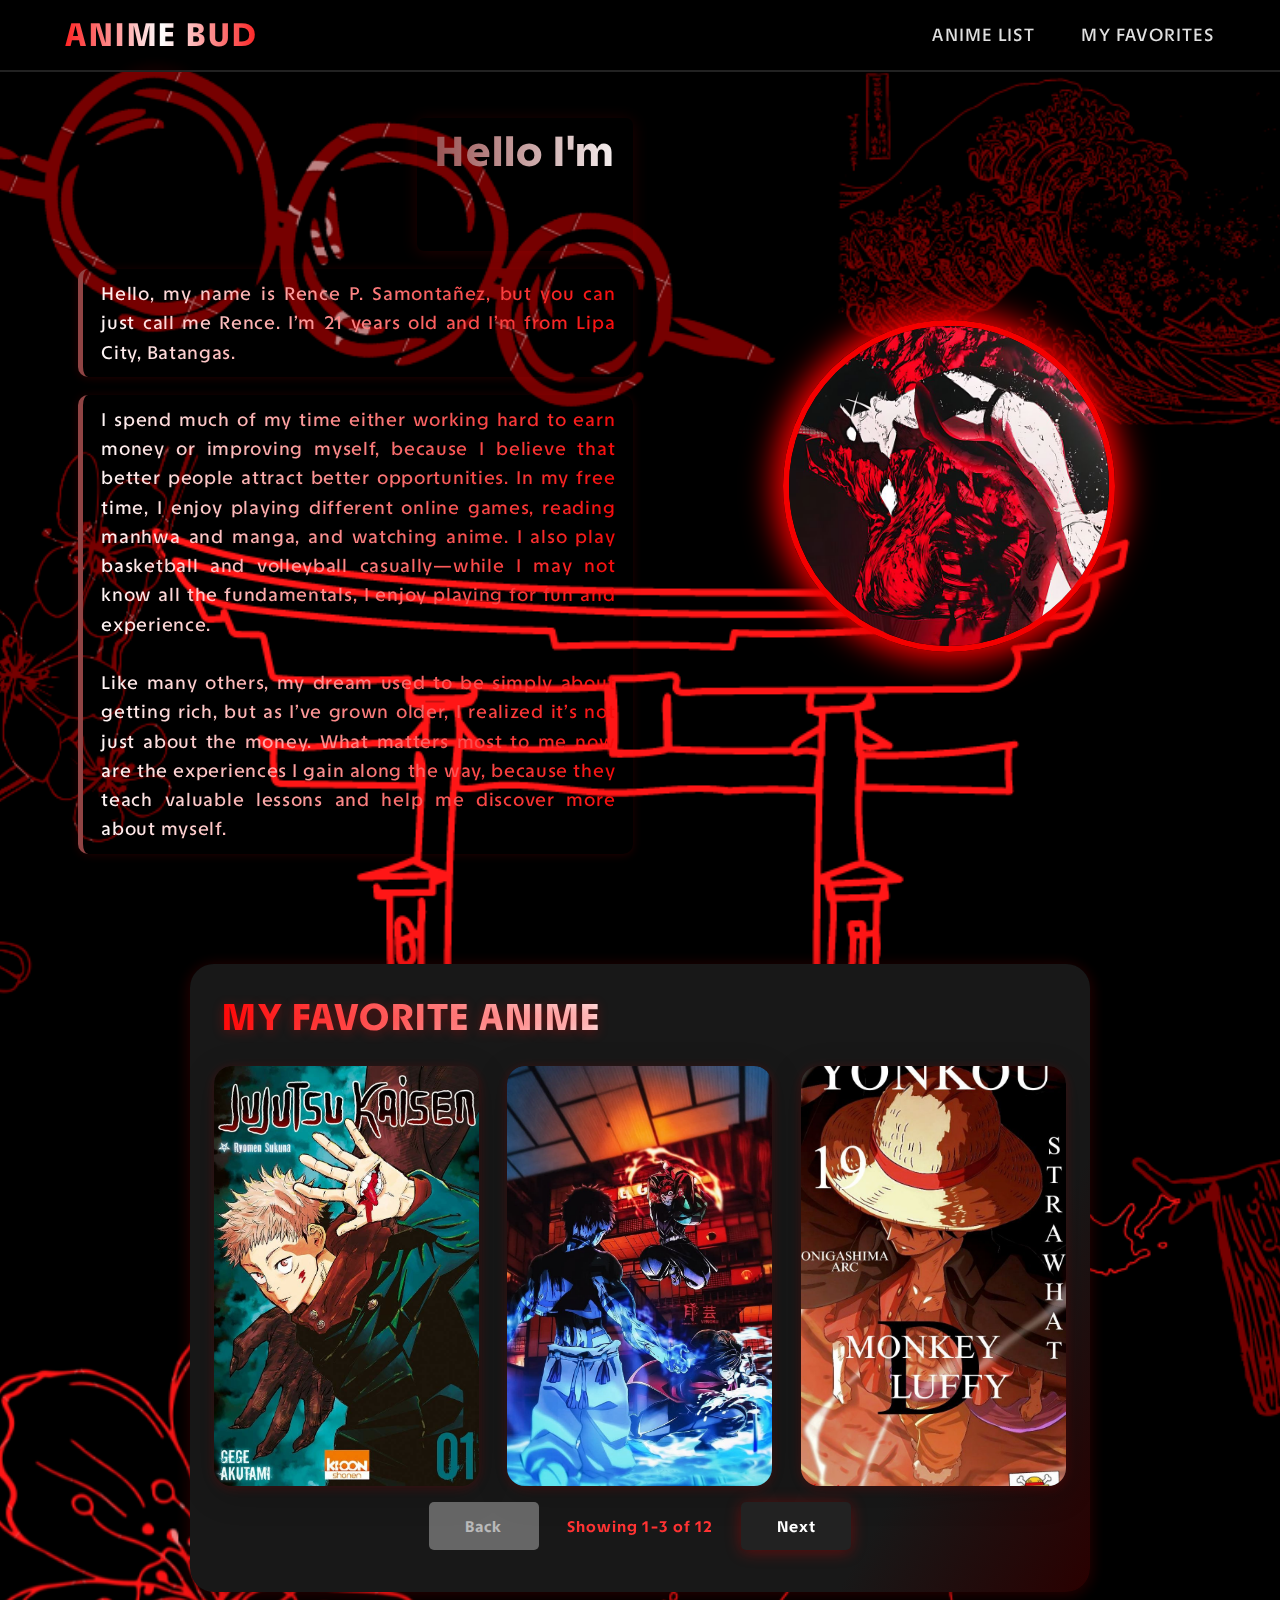
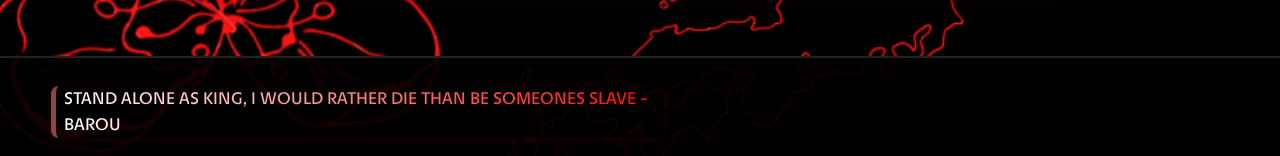
<file: index.html>
<!DOCTYPE html>
<html lang="en">
<head>
  <meta charset="UTF-8">
  <meta name="viewport" content="width=device-width, initial-scale=1.0">
  <title>SAMONTANEZ RENCE P. ACTIVITY 2</title>
  <link rel="preconnect" href="https://fonts.googleapis.com">
  <link rel="preconnect" href="https://fonts.gstatic.com" crossorigin>
  <link href="https://fonts.googleapis.com/css2?family=TASA+Explorer:wght@400..800&display=swap" rel="stylesheet">
  <link rel="stylesheet" href="activity1AND2.css">
  <style>
    .gallery-nav {
      display: flex;
      justify-content: center;
      align-items: center;
      margin: 16px 0 0 0;
      gap: 12px;
    }
    .gallery-nav button {
      background: #222;
      color: #fff;
      border: none;
      padding: 8px 18px;
      border-radius: 5px;
      font-size: 1rem;
      cursor: pointer;
      transition: background 0.2s;
    }
    .gallery-nav button:disabled {
      background: #888;
      cursor: not-allowed;
    }
    .dashboard-right {
      display: flex;
      align-items: center;
      gap: 18px;
    }
    .dashboard-link {
      text-decoration: none;
      color: inherit;
      font-weight: 500;
      padding: 6px 14px;
      border-radius: 4px;
      transition: background 0.2s;
    }
    .dashboard-link:hover {
      background: #222;
      color: #fff;
    }
  </style>
</head>
<body>
  <!-- DASHBOARD NAVIGATION BAR -->
  <nav class="dashboard" aria-label="Main Navigation">
    <div class="dashboard-left">
      <span class="dashboard-title">ANIME BUD</span>
    </div>
    <div class="dashboard-right">
      <a href="Anime photo.html" class="dashboard-link">ANIME LIST</a>
      <a href="#favorites-section" class="dashboard-link" id="favorites-link">MY FAVORITES</a>
    </div>
  </nav>
  <div class="main-container">
    <div class="left-content">
      <h1 id="dynamic-text" aria-live="polite"></h1>
      <p style="text-align: justify;">
        Hello, my name is Rence P. Samontañez, but you can just call me Rence. I’m 21 years old and I’m from Lipa City, Batangas.
      </p>
      <p style="text-align: justify;">
        I spend much of my time either working hard to earn money or improving myself, because I believe that better people attract better opportunities. In my free time, I enjoy playing different online games, reading manhwa and manga, and watching anime. I also play basketball and volleyball casually—while I may not know all the fundamentals, I enjoy playing for fun and experience.<br><br>
        Like many others, my dream used to be simply about getting rich, but as I’ve grown older, I realized it’s not just about the money. What matters most to me now are the experiences I gain along the way, because they teach valuable lessons and help me discover more about myself.
      </p>
    </div>
    <div class="right-content">
      <div class="photo-gallery">
        <img src="BAROU.jpg" alt="Anime Photo">
      </div>
    </div>
  </div>
  <section class="gallery-section" id="favorites-section">
    <h2>MY FAVORITE ANIME</h2>
    <div class="custom-gallery-grid" id="custom-gallery-grid">
      <!-- Gallery items will be rendered here -->
    </div>
    <div class="gallery-nav">
      <button id="gallery-prev" aria-label="Previous" type="button">Back</button>
      <span id="gallery-page-indicator" style="font-size:1rem;"></span>
      <button id="gallery-next" aria-label="Next" type="button">Next</button>
    </div>
    <div style="text-align:center; margin-top:10px; color:#888; font-size:0.95em;">
      <!-- Space for adding more anime: just add more objects in the galleryItems array in the script below -->
    </div>
  </section>
  <footer class="footer">
    <div class="footer-left">
      STAND ALONE AS KING, I WOULD RATHER DIE THAN BE SOMEONES SLAVE - BAROU
    </div>
  </footer>
  <script>
    // Editable gallery data: add more objects as needed
    const galleryItems = [
      {
        img: "jujutsu kaisen.jpg",
        link: "https://en.wikipedia.org/wiki/Jujutsu_Kaisen",
        caption: "Jujutsu Kaisen"
      },
      {
        img: "demon slayer.jpg",
        link: "https://en.wikipedia.org/wiki/Demon_Slayer:_Kimetsu_no_Yaiba",
        caption: "Demon Slayer"
      },
      {
        img: "one piece.jpg",
        link: "https://en.wikipedia.org/wiki/One_Piece",
        caption: "One Piece"
      },
      { 
        img: "aot.jpg",
        link: "https://en.wikipedia.org/wiki/Attack_on_Titan",
        caption: "Attack on Titan"
      },
      {
        img: "Naruto.jpg",
        link: "https://en.wikipedia.org/wiki/Naruto",
        caption: "Naruto"
      },
      {
        img: "dragon ball.jpg",
        link: "https://en.wikipedia.org/wiki/Dragon_Ball",
        caption: "Dragon Ball"
      },
      {
        img: "bleach.jpg",
        link: "https://en.wikipedia.org/wiki/Bleach_(manga)",
        caption: "Bleach"
      },
      {
        img: "tokyo ghoul.jpg",
        link: "https://en.wikipedia.org/wiki/Tokyo_Ghoul",
        caption: "Tokyo Ghoul"
      },
      {
        img: "hunter x hunter.jpg",
        link: "https://en.wikipedia.org/wiki/Hunter_%C3%97_Hunter",
        caption: "Hunter x Hunter"
      },
      {
        img: "fairy tail.jpg",
        link: "https://en.wikipedia.org/wiki/Fairy_Tail",
        caption: "Fairy Tail"
      },
      {
        img: "fire force.jpg",
        link: "https://en.wikipedia.org/wiki/Fire_Force",
        caption: "Fire Force"
      },
      {
        img: "mob psycho 100.jpg",
        link: "https://en.wikipedia.org/wiki/Mob_Psycho_100",
        caption: "Mob Psycho 100"
      },
    ];

    let galleryStartIndex = 0;
    const ITEMS_VISIBLE = 3;

    function renderGalleryGrid() {
      const gallery = document.getElementById('custom-gallery-grid');
      gallery.innerHTML = '';
      const endIdx = Math.min(galleryStartIndex + ITEMS_VISIBLE, galleryItems.length);
      for (let i = galleryStartIndex; i < endIdx; i++) {
        const item = galleryItems[i];
        const a = document.createElement('a');
        a.href = item.link;
        a.target = "_blank";
        a.rel = "noopener noreferrer";
        const img = document.createElement('img');
        img.src = item.img;
        img.alt = item.caption;
        const caption = document.createElement('div');
        caption.className = "caption";
        caption.textContent = item.caption;
        a.appendChild(img);
        a.appendChild(caption);
        gallery.appendChild(a);
      }

      // Update navigation buttons and page indicator
      const prevBtn = document.getElementById('gallery-prev');
      const nextBtn = document.getElementById('gallery-next');
      const pageIndicator = document.getElementById('gallery-page-indicator');

      prevBtn.disabled = galleryStartIndex === 0;
      nextBtn.disabled = galleryStartIndex + ITEMS_VISIBLE >= galleryItems.length;

      let from = galleryItems.length === 0 ? 0 : galleryStartIndex + 1;
      let to = Math.min(galleryStartIndex + ITEMS_VISIBLE, galleryItems.length);
      pageIndicator.textContent = `Showing ${from}-${to} of ${galleryItems.length}`;
    }

    document.addEventListener('DOMContentLoaded', () => {
      renderGalleryGrid();

      document.getElementById('gallery-prev').addEventListener('click', () => {
        if (galleryStartIndex > 0) {
          galleryStartIndex--;
          renderGalleryGrid();
        }
      });

      document.getElementById('gallery-next').addEventListener('click', () => {
        if (galleryStartIndex + ITEMS_VISIBLE < galleryItems.length) {
          galleryStartIndex++;
          renderGalleryGrid();
        }
      });

      // Smooth scroll for "MY FAVORITES" link
      const favoritesLink = document.getElementById('favorites-link');
      if (favoritesLink) {
        favoritesLink.addEventListener('click', function(e) {
          const target = document.getElementById('favorites-section');
          if (target) {
            e.preventDefault();
            target.scrollIntoView({ behavior: 'smooth', block: 'start' });
          }
        });
      }
    });

    window.addEventListener('resize', renderGalleryGrid);
  </script>
  <script>
    // Typing effect logic
    const textArray = [
      "Hello I'm Rence :D ",
      "THIS IS MY ACTIVITY 1",
      "On my right is non other",
      "Than BAROU "
    ];
    let arrayIndex = 0;
    let charIndex = 0;
    const typingSpeed = 100;
    const erasingSpeed = 50;
    const delayBetweenTexts = 2000;
    const dynamicText = document.getElementById("dynamic-text");

    function typeText() {
      if (charIndex < textArray[arrayIndex].length) {
        dynamicText.textContent += textArray[arrayIndex][charIndex];
        charIndex++;
        setTimeout(typeText, typingSpeed);
      } else {
        setTimeout(eraseText, delayBetweenTexts);
      }
    }

    function eraseText() {
      if (charIndex > 0) {
        dynamicText.textContent = textArray[arrayIndex].substring(0, charIndex - 1);
        charIndex--;
        setTimeout(eraseText, erasingSpeed);
      } else {
        arrayIndex = (arrayIndex + 1) % textArray.length;
        setTimeout(typeText, 500);
      }
    }

    document.addEventListener("DOMContentLoaded", () => {
      dynamicText.textContent = "";
      typeText();
    });
  </script>
</body>
</html>
</file>
<file: activity1AND2.css>
:root {
  --dashboard-height: 72px;
  --dashboard-padding: 0 4vw;
  --dashboard-title-size: 2.1rem;
  --dashboard-link-size: 1.13rem;
  --dashboard-link-padding: 8px 22px;
  --dashboard-gap: 36px;
  --main-gap: 64px;
  --main-max-width: 1200px;
  --main-padding: 0 3vw;
  --dynamic-text-size: 2.7rem;
  --dynamic-text-padding: 8px 18px;
  --main-p-size: 1.18rem;
  --main-p-padding: 10px 18px;
  --main-p-max-width: 520px;
  --gallery-section-max-width: 1200px;
  --gallery-gap: 0px; /* No gap for grid images */
  --gallery-img-width: 480px;
  --gallery-img-height: 320px;
  --gallery-caption-size: 1.18rem;
  --photo-gallery-img-size: 320px;
  --photo-gallery-img-size-mobile: 180px;
  --gallery-btn-size: 80px;
  --gallery-btn-font-size: 3.5em;
  --gallery-img-large-width: 520px;
  --gallery-img-large-height: 380px;
  --gallery-caption-bg: rgba(0,0,0,0.85);
}

/* ===== GLOBAL BODY & HTML STYLES ===== */
html, body {
  margin: 0;
  padding: 0;
  font-family: "TASA Explorer", sans-serif;
  background: url('2.1.png') no-repeat center center;
  background-size: cover;
  color: #e0e0e0;
  min-height: 100vh;
  min-width: 100vw;
  width: 100vw;
  box-sizing: border-box;
  overflow-x: hidden;
  scroll-behavior: smooth;
}

/* ===== DASHBOARD NAVIGATION BAR STYLES ===== */
/* Connected to: <nav class="dashboard"> */
.dashboard {
  width: 100vw;
  max-width: 100vw;
  box-sizing: border-box;
  display: flex;
  align-items: center;
  justify-content: space-between;
  padding: var(--dashboard-padding);
  height: var(--dashboard-height);
  background: rgba(0, 0, 0, 0.88);
  border-bottom: 2px solid #222;
  position: fixed;
  top: 0;
  left: 0;
  z-index: 100;
  backdrop-filter: blur(5px);
  gap: 0;
}

/* Connected to: <div class="dashboard-left"> */
.dashboard-left {
  display: flex;
  align-items: center;
  height: 100%;
}

/* Connected to: <span class="dashboard-title"> */
.dashboard-title {
  font-size: var(--dashboard-title-size);
  font-weight: 800;
  letter-spacing: 2.5px;
  background: linear-gradient(90deg, #ff0505 0%, #fefefe 50%, #fa0000 100%);
  background-clip: text;
  -webkit-background-clip: text;
  -webkit-text-fill-color: transparent;
  color: transparent;
  font-family: "TASA Explorer", sans-serif;
  text-decoration: none;
  padding: 0 14px;
  user-select: none;
  line-height: 1;
  display: flex;
  align-items: center;
}

/* Connected to: <div class="dashboard-center"> */
.dashboard-center {
  display: flex;
  align-items: center;
  gap: var(--dashboard-gap);
  height: 100%;
}

/* Connected to: <a class="dashboard-link"> */
.dashboard-link {
  color: #e0e0e0;
  text-decoration: none;
  font-size: var(--dashboard-link-size);
  font-weight: 600;
  padding: var(--dashboard-link-padding);
  border-radius: 7px;
  transition: background 0.18s, color 0.18s, box-shadow 0.18s;
  letter-spacing: 1.2px;
  background: none;
  border: none;
  cursor: pointer;
  font-family: "TASA Explorer", sans-serif;
  box-shadow: none;
  outline: none;
  display: flex;
  align-items: center;
  justify-content: center;
}
.dashboard-link:hover, .dashboard-link.active {
  background: linear-gradient(90deg, #5d0101 0%, #000000 50%, #5d0101 100%);
  color: #ff0000;
  box-shadow: 0 2px 12px #ff000033;
}

/* Connected to: <div class="dashboard-right"> */
.dashboard-right {
  display: flex;
  align-items: center;
  height: 100%;
}

/* Connected to: <form class="dashboard-search-bar"> */
.dashboard-search-bar {
  display: flex;
  align-items: center;
  background: #23243a;
  border-radius: 20px;
  padding: 4px 16px;
  border: 1.5px solid #444;
  transition: border-color 0.2s;
  min-width: 180px;
  box-shadow: 0 1px 6px #00000022;
}
.dashboard-search-bar:focus-within {
  border-color: #ff0000;
}

/* Connected to: <input type="text"> inside dashboard-search-bar */
.dashboard-search-bar input[type="text"] {
  background: transparent;
  border: none;
  outline: none;
  color: #e0e0e0;
  font-size: 1.08em;
  padding: 7px 0 7px 6px;
  width: 150px;
  transition: width 0.2s;
  font-family: "TASA Explorer", sans-serif;
  letter-spacing: 0.5px;
}
.dashboard-search-bar input[type="text"]::placeholder {
  color: #aaa;
  opacity: 1;
  font-size: 1em;
}

/* Connected to: <button> inside dashboard-search-bar */
.dashboard-search-bar button {
  background: none;
  border: none;
  color: #39ff14;
  font-size: 1.3em;
  cursor: pointer;
  margin-left: 6px;
  padding: 0;
  transition: color 0.2s;
  display: flex;
  align-items: center;
}
.dashboard-search-bar button:hover {
  color: #ff00de;
}

/* ===== MAIN CONTENT AREA STYLES ===== */
/* Connected to: <div class="main-container"> */
.main-container {
  display: flex;
  flex-direction: row;
  justify-content: center;
  align-items: stretch;
  min-height: calc(100vh - var(--dashboard-height));
  width: 100vw;
  max-width: var(--main-max-width);
  margin: var(--dashboard-height) auto 0 auto;
  box-sizing: border-box;
  gap: var(--main-gap);
  padding: var(--main-padding);
}

/* Connected to: <div class="left-content"> */
.left-content {
  flex: 1.1;
  display: flex;
  flex-direction: column;
  justify-content: center;
  align-items: flex-end;
  min-width: 0;
  gap: 18px;
  max-width: 50vw;
}

/* Connected to: <div class="right-content"> */
.right-content {
  flex: 1;
  display: flex;
  flex-direction: column;
  justify-content: center;
  align-items: flex-start;
  min-width: 0;
  max-width: 50vw;
}

/* Connected to: <h1 id="dynamic-text"> */
h1#dynamic-text {
  background-image: linear-gradient(90deg, #904444 0%, #fefefe 50%, #904444 100%);
  background-size: 200% 100%;
  background-position: left;
  -webkit-background-clip: text;
  -webkit-text-fill-color: transparent;
  background-clip: text;
  color: transparent;
  font-size: var(--dynamic-text-size);
  margin: 0;
  white-space: nowrap;
  overflow: hidden;
  display: inline-block;
  padding: var(--dynamic-text-padding);
  border-radius: 7px;
  min-height: 2.7em;
  letter-spacing: 1.2px;
  text-align: right;
  font-family: "TASA Explorer", sans-serif;
  font-weight: 800;
  box-shadow: 0 2px 16px #ff000022;
  line-height: 1.2;
  max-width: 100%;
}

/* Connected to: <p> paragraph in left-content */
p {
  font-size: var(--main-p-size);
  margin: 0;
  background-image: linear-gradient(90deg, #ffffff 0%, #f90303 50%, #fa0404 100%);
  background-size: 200% 100%;
  background-position: left;
  -webkit-background-clip: text;
  -webkit-text-fill-color: transparent;
  background-clip: text;
  color: transparent;
  padding: var(--main-p-padding);
  border-radius: 10px;
  border-left: 5px solid #904444;
  max-width: var(--main-p-max-width);
  line-height: 1.55;
  letter-spacing: 0.7px;
  background-color: transparent;
  font-family: "TASA Explorer", sans-serif;
  font-weight: 500;
  box-shadow: 0 1px 8px #ff000022;
  text-align: right;
  transition: 
    background 0.25s,
    box-shadow 0.25s,
    border-color 0.25s,
    color 0.25s,
    filter 0.25s,
    transform 0.18s;
  cursor: pointer;
  position: relative;
  z-index: 1;
  animation: pulse-active 1.2s infinite alternate;
}
p:hover, p:focus, p:active {
  background-image: linear-gradient(90deg, #000000 0%, #ff3333 50%, #ff0000 100%);
  box-shadow: 0 4px 24px #ff000099, 0 2px 12px #ff333355, 0 0 16px 4px #ff3333cc;
  border-left: 7px solid #ff0000;
  filter: brightness(1.18) drop-shadow(0 0 12px #ff0000cc);
  color: #fff;
  -webkit-text-fill-color: #fff;  
  background-clip: padding-box;
  -webkit-background-clip: padding-box;
  transform: scale(1.03) translateX(-4px);
  outline: none;
}
p:active {
  transform: scale(0.98) translateX(-2px);
  box-shadow: 0 2px 8px #ff000099, 0 1px 4px #ff333355, 0 0 8px 2px #ff3333cc;
  filter: brightness(1.05) drop-shadow(0 0 6px #ff0000cc);
}

/* Connected to: paragraph animation */
@keyframes pulse-active {
  0% {
    box-shadow: 0 1px 8px #ff000022, 0 0 0 #ff333300;
    border-left-color: #904444;
    filter: brightness(1);
  }
  100% {
    box-shadow: 0 2px 16px #ff333355, 0 0 12px 2px #ff333355;
    border-left-color: #ff3333;
    filter: brightness(1.08);
  }
}

/* ===== PHOTO GALLERY STYLES ===== */
/* Connected to: <div class="photo-gallery"> */
.photo-gallery {
  display: flex;
  flex-direction: column;
  align-items: center;
  justify-content: center;
  margin-top: 0;
  width: 100%;
}

/* Connected to: <img> inside photo-gallery */
.photo-gallery img {
  width: var(--photo-gallery-img-size);
  height: var(--photo-gallery-img-size);
  max-width: 100%;
  max-height: 380px;
  min-width: 180px;
  min-height: 180px;
  border-radius: 50%;
  object-fit: cover;
  /* Remove black background */
  background: transparent;
  border: 6px solid #f40000;
  box-shadow: 0 0 32px 8px #ff0000, 0 4px 24px rgba(0,0,0,0.25);
  transition: box-shadow 0.3s, border-color 0.3s, transform 0.18s;
  animation: glow-red 1.2s infinite alternate;
  display: block;
  margin: 0 auto;
}
.photo-gallery img:hover,
.photo-gallery img:focus {
  /* Remove blur, just scale up a bit more */
  transform: scale(1.08);
  box-shadow: 0 0 56px 18px #ff3333, 0 4px 32px rgba(0,0,0,0.28);
  border-color: #ff3333;
  /* No filter or blur */
}

/* Remove persistent hover/focus effect after click by not styling :active */
.photo-gallery img:active {
  /* Optionally, a slight shrink for click feedback */
  transform: scale(0.98);
  box-shadow: 0 0 32px 8px #ff0000, 0 4px 24px rgba(0,0,0,0.25);
  border-color: #f40000;
}

/* Connected to: photo-gallery image animation */
@keyframes glow-red {
  0% {
    box-shadow: 0 0 18px 3px #ff0000, 0 4px 24px rgba(0,0,0,0.25);
    border-color: #f40000;
  }
  100% {
    box-shadow: 0 0 36px 10px #ff3333, 0 4px 24px rgba(0,0,0,0.25);
    border-color: #ff3333;
  }
}

/* ===== ADVANCED GALLERY SECTION STYLES ===== */
/* Connected to: <section class="gallery-section"> */
.gallery-section {
  margin: 64px auto 0 auto !important;
  max-width: 900px !important;
  width: 100vw !important;
  box-sizing: border-box;
  padding: 0 24px 32px 24px;
  display: flex;
  flex-direction: column;
  align-items: stretch;
  justify-content: flex-start;
  background: linear-gradient(120deg, #181818 80%, #2a0000 100%);
  border-radius: 24px;
  box-shadow: 0 8px 48px 0 #00000033, 0 2px 16px #ff000033;
  min-height: 540px;
  position: relative;
  overflow: visible;
}

.gallery-section h2 {
  text-align: left;
  margin: 32px 0 28px 0;
  font-size: 2.4rem;
  font-weight: 800;
  letter-spacing: 1.5px;
  background: linear-gradient(90deg, #ff0505 0%, #fefefe 50%, #fa0000 100%);
  background-clip: text;
  -webkit-background-clip: text;
  -webkit-text-fill-color: transparent;
  color: transparent;
  font-family: "TASA Explorer", sans-serif;
  padding-left: 8px;
  line-height: 1.1;
  text-shadow: 0 2px 12px #ff000055;
}

/* ===== ADVANCED PHOTO GRID GALLERY STYLES ===== */
.custom-gallery-grid {
  display: grid;
  grid-template-columns: repeat(auto-fit, minmax(260px, 1fr));
  gap: 36px 28px;
  width: 100%;
  max-width: 900px;
  margin: 0 auto;
  padding: 0;
  box-sizing: border-box;
  justify-items: center;
  align-items: stretch;
  min-height: 420px;
  transition: 
    max-width 0.5s cubic-bezier(0.4,0,0.2,1),
    opacity 0.5s cubic-bezier(0.4,0,0.2,1),
    transform 0.5s cubic-bezier(0.4,0,0.2,1);
  position: relative;
}

.custom-gallery-grid a {
  display: flex;
  flex-direction: column;
  border-radius: 18px;
  overflow: hidden;
  box-shadow: 0 8px 32px rgba(0,0,0,0.22), 0 2px 12px #ff000033;
  transition: 
    transform 0.28s cubic-bezier(0.4,0,0.2,1), 
    box-shadow 0.28s cubic-bezier(0.4,0,0.2,1),
    background 0.22s;
  background: #1a1a1a;
  text-align: center;
  text-decoration: none;
  outline: none;
  border: none;
  margin: 0;
  position: relative;
  min-width: 0;
  max-width: 340px;
  width: 100%;
  align-items: center;
  justify-content: flex-start;
  height: 100%;
  cursor: pointer;
  will-change: transform, box-shadow;
}
.custom-gallery-grid a:hover, .custom-gallery-grid a:focus {
  transform: translateY(-8px) scale(1.045) rotate(-0.5deg);
  box-shadow: 0 16px 64px #ff0000b0, 0 2px 16px #ff000055;
  border: none;
  z-index: 2;
  background: linear-gradient(120deg, #1a1a1a 80%, #2a0000 100%);
}

/* Connected to: <img> inside custom-gallery-grid links */
.custom-gallery-grid img {
  width: 100%;
  height: 220px;
  object-fit: cover;
  display: block;
  border-radius: 18px 18px 0 0;
  margin: 0;
  border: none;
  /* Remove black background */
  background: transparent;
  transition: 
    filter 0.32s cubic-bezier(0.4,0,0.2,1),
    transform 0.32s cubic-bezier(0.4,0,0.2,1);
  flex: 1 1 0;
  box-shadow: 0 2px 16px #ff000033;
}

.custom-gallery-grid .caption,
.custom-gallery-grid .gallery-caption-overlay {
  color: #fff;
  font-size: 1.18rem;
  padding: 18px 14px 16px 14px;
  background: linear-gradient(90deg, #ff0000 0%, #1a1a1a 100%);
  font-family: "TASA Explorer", sans-serif;
  letter-spacing: 1.1px;
  font-weight: 700;
  border-radius: 0 0 18px 18px;
  margin: 0;
  width: 100%;
  text-align: center;
  box-shadow: 0 4px 32px #00000033;
  position: absolute;
  left: 0;
  bottom: 0;
  opacity: 0;
  pointer-events: none;
  transition: opacity 0.38s cubic-bezier(0.4,0,0.2,1), transform 0.38s cubic-bezier(0.4,0,0.2,1);
  z-index: 3;
  visibility: hidden;
  transform: translateY(20px) scale(0.98);
}
.custom-gallery-grid a:hover .caption,
.custom-gallery-grid a:focus .caption,
.custom-gallery-grid a:hover .gallery-caption-overlay,
.custom-gallery-grid a:focus .gallery-caption-overlay {
  opacity: 1;
  pointer-events: auto;
  visibility: visible;
  transform: translateY(0) scale(1.02);
  background: linear-gradient(90deg, #ff3333 0%, #1a1a1a 100%);
  color: #fff;
  text-shadow: 0 2px 8px #ff0000cc;
}
/* Remove blur and grayscale on hover/focus, just scale up */
.custom-gallery-grid a:hover img,
.custom-gallery-grid a:focus img {
  filter: none;
  transform: scale(1.08) rotate(-0.5deg);
}

/* ===== ADVANCED GALLERY PAGE TRANSITION ===== */
.custom-gallery-grid,
.custom-gallery-grid > * {
  transition: 
    opacity 0.55s cubic-bezier(0.4,0,0.2,1),
    transform 0.55s cubic-bezier(0.4,0,0.2,1);
}
.custom-gallery-grid.gallery-fade-out {
  opacity: 0;
  pointer-events: none;
  transform: translateY(40px) scale(0.96) skewY(2deg);
  filter: blur(2px) grayscale(0.2);
  transition: 
    opacity 0.55s cubic-bezier(0.4,0,0.2,1),
    transform 0.55s cubic-bezier(0.4,0,0.2,1),
    filter 0.55s cubic-bezier(0.4,0,0.2,1);
}
.custom-gallery-grid.gallery-fade-in {
  opacity: 1;
  pointer-events: auto;
  transform: translateY(0) scale(1) skewY(0);
  filter: none;
}

/* ===== ADVANCED GALLERY NAVIGATION BUTTONS ===== */
.gallery-nav {
  display: flex;
  justify-content: center;
  align-items: center;
  gap: 18px;
  margin: 32px 0 0 0;
  width: 100%;
  position: relative;
  z-index: 10;
}

.gallery-nav button {
  background: linear-gradient(90deg, #ff0000 0%, #ff3333 100%);
  color: #fff;
  border: none;
  border-radius: 50px;
  padding: 12px 32px;
  font-size: 1.18rem;
  font-weight: 700;
  font-family: "TASA Explorer", sans-serif;
  letter-spacing: 1.1px;
  box-shadow: 0 2px 16px #ff000055, 0 1px 4px #00000022;
  cursor: pointer;
  outline: none;
  transition: 
    background 0.22s cubic-bezier(0.4,0,0.2,1),
    transform 0.18s cubic-bezier(0.4,0,0.2,1),
    box-shadow 0.22s cubic-bezier(0.4,0,0.2,1);
  min-width: 110px;
  min-height: 48px;
  margin: 0 4px;
  position: relative;
  overflow: hidden;
}
.gallery-nav button:active {
  transform: scale(0.97);
  background: linear-gradient(90deg, #c80000 0%, #ff3333 100%);
  box-shadow: 0 1px 8px #ff000055;
}
.gallery-nav button:disabled {
  background: #888;
  color: #fff;
  cursor: not-allowed;
  opacity: 0.7;
  box-shadow: none;
}
#gallery-page-indicator {
  font-size: 1.1rem;
  color: #ff3333;
  font-weight: 700;
  font-family: "TASA Explorer", sans-serif;
  letter-spacing: 1.1px;
  padding: 0 12px;
  min-width: 60px;
  text-align: center;
  user-select: none;
}

/* ===== RESPONSIVE DESIGN STYLES ===== */
@media (max-width: 1200px) {
  .main-container {
    max-width: 98vw;
    gap: 32px;
  }
  .gallery-section {
    max-width: 99vw !important;
    padding: 0 8px 24px 8px;
    border-radius: 16px;
  }
  .custom-gallery-grid {
    max-width: 99vw;
    gap: 18px 10px;
    min-height: 260px;
  }
  .custom-gallery-grid a {
    max-width: 260px;
    border-radius: 12px;
  }
  .custom-gallery-grid img {
    height: 140px;
    border-radius: 12px 12px 0 0;
  }
  .custom-gallery-grid .caption,
  .custom-gallery-grid .gallery-caption-overlay {
    border-radius: 0 0 12px 12px;
    font-size: 1rem;
    padding: 10px 6px;
  }
  .gallery-section h2 {
    font-size: 1.5rem;
    margin: 24px 0 18px 0;
    padding-left: 4px;
  }
  .gallery-nav button {
    font-size: 1rem;
    min-width: 80px;
    min-height: 38px;
    padding: 8px 18px;
  }
  #gallery-page-indicator {
    font-size: 1rem;
    min-width: 40px;
    padding: 0 6px;
  }
}
/* Even smaller screens */
@media (max-width: 700px) {
  .custom-gallery-grid {
    gap: 10px;
  }
  .custom-gallery-grid a {
    max-width: 98vw;
    width: 98vw;
    border-radius: 10px;
  }
  .custom-gallery-grid img {
    height: 120px;
    border-radius: 10px 10px 0 0;
  }
  .custom-gallery-grid .caption {
    border-radius: 0 0 10px 10px;
    font-size: 1rem;
    padding: 10px 6px;
  }
}

@media (max-width: 900px) {
  :root {
    --dashboard-height: 90px;
    --dashboard-title-size: 1.5rem;
    --main-gap: 24px;
    --dynamic-text-size: 1.5rem;
    --main-p-size: 1rem;
    --main-p-max-width: 95vw;
    --gallery-section-max-width: 99vw;
    --gallery-gap: 0px;
    --gallery-img-width: 200px;
    --gallery-img-height: 120px;
    --photo-gallery-img-size-mobile: 120px;
    --gallery-btn-size: 44px;
    --gallery-btn-font-size: 1.7em;
  }
  .dashboard {
    flex-direction: column;
    height: auto;
    padding: 10px 2vw;
    gap: 10px;
  }
  .dashboard-center {
    gap: 10px;
  }
  .main-container {
    flex-direction: column;
    justify-content: flex-start;
    align-items: stretch;
    min-height: auto;
    margin-top: var(--dashboard-height);
    gap: 18px;
    padding: 0 2vw;
  }
  .left-content, .right-content {
    align-items: center !important;
    width: 100%;
    max-width: 100vw;
    text-align: center;
  }
  h1#dynamic-text, p {
    text-align: center !important;
  }
  .photo-gallery img {
    width: var(--photo-gallery-img-size-mobile);
    height: var(--photo-gallery-img-size-mobile);
    min-width: 90px;
    min-height: 90px;
    max-width: 180px;
    max-height: 180px;
  }
  .custom-gallery-grid {
    grid-template-columns: repeat(auto-fit, minmax(90px, 1fr));
    max-width: 99vw;
  }
  .custom-gallery-grid img {
    height: 70px;
  }
  .custom-gallery-grid .caption {
    font-size: 0.85rem;
  }
}
@media (max-width: 600px) {
  :root {
    --dashboard-title-size: 1.1rem;
    --dynamic-text-size: 1.1rem;
    --main-p-size: 0.95rem;
    --gallery-caption-size: 0.95rem;
  }
  .main-container {
    padding: 0 1vw;
  }
  .gallery-section {
    padding: 0 1vw;
  }
  .dashboard {
    flex-direction: column;
    height: auto;
    padding: 8px 1vw;
    gap: 8px;
  }
  .dashboard-center {
    gap: 6px;
  }
  .footer {
    flex-direction: column;
    align-items: flex-start;
    gap: 12px;
    padding: 12px 1vw 8px 1vw;
  }
  .footer-right {
    gap: 10px;
  }
  .footer-left {
    font-size: 0.9rem;
    max-width: 98vw;
  }
  .custom-gallery-grid {
    grid-template-columns: repeat(auto-fit, minmax(70px, 1fr));
    max-width: 100vw;
  }
  .custom-gallery-grid img {
    height: 50px;
  }
}
@media (max-width: 400px) {
  .dashboard-title {
    font-size: 0.9rem;
    padding: 0 6px;
  }
  .footer-left {
    font-size: 0.8rem;
  }
  .gallery-section h2 {
    font-size: 1.1rem;
  }
}

/* ===== FOOTER STYLES ===== */
/* Connected to: <footer class="footer"> */
.footer {
  width: 100vw;
  background: rgba(0,0,0,0.92);
  border-top: 2px solid #222;
  display: flex;
  justify-content: space-between;
  align-items: center;
  padding: 28px 4vw 18px 4vw;
  margin-top: 64px;
  box-sizing: border-box;
  font-family: "TASA Explorer", sans-serif;
  position: relative;
  z-index: 10;
}

/* Connected to: <div class="footer-left"> */
.footer-left {
  max-width: 600px;
  font-size: 1.08rem;
  color: #e0e0e0;
  background-image: linear-gradient(90deg, #ffffff 0%, #f90303 50%, #fa0404 100%);
  background-size: 200% 100%;
  background-position: left;
  -webkit-background-clip: text;
  -webkit-text-fill-color: transparent;
  background-clip: text;
  color: transparent;
  padding: 0 0 0 8px;
  border-left: 5px solid #904444;
  border-radius: 8px;
  font-weight: 500;
  box-shadow: 0 1px 8px #ff000022;
  line-height: 1.5;
}

/* Connected to: <div class="footer-right"> */
.footer-right {
  display: flex;
  align-items: center;
  gap: 24px;
}

/* Connected to: <a class="footer-icon"> */
.footer-icon {
  width: 36px;
  height: 36px;
  display: inline-flex;
  align-items: center;
  justify-content: center;
  border-radius: 50%;
  background: #181818;
  box-shadow: 0 2px 8px #ff000022;
  transition: background 0.18s, box-shadow 0.18s, transform 0.15s;
  color: #fff;
  text-decoration: none;
  font-size: 1.6em;
  margin-left: 0;
  margin-right: 0;
}
.footer-icon:hover, .footer-icon:focus {
  background: linear-gradient(135deg, #ff3333 0%, #b00000 100%);
  color: #fff;
  box-shadow: 0 4px 16px #ff0000a0;
  transform: scale(1.12);
}

/* Connected to: Footer responsive design */
@media (max-width: 700px) {
  .footer {
    flex-direction: column;
    align-items: flex-start;
    gap: 18px;
    padding: 18px 2vw 12px 2vw;
  }
  .footer-right {
    gap: 16px;
  }
  .footer-left {
    font-size: 0.98rem;
    max-width: 98vw;
  }
}
</file>
